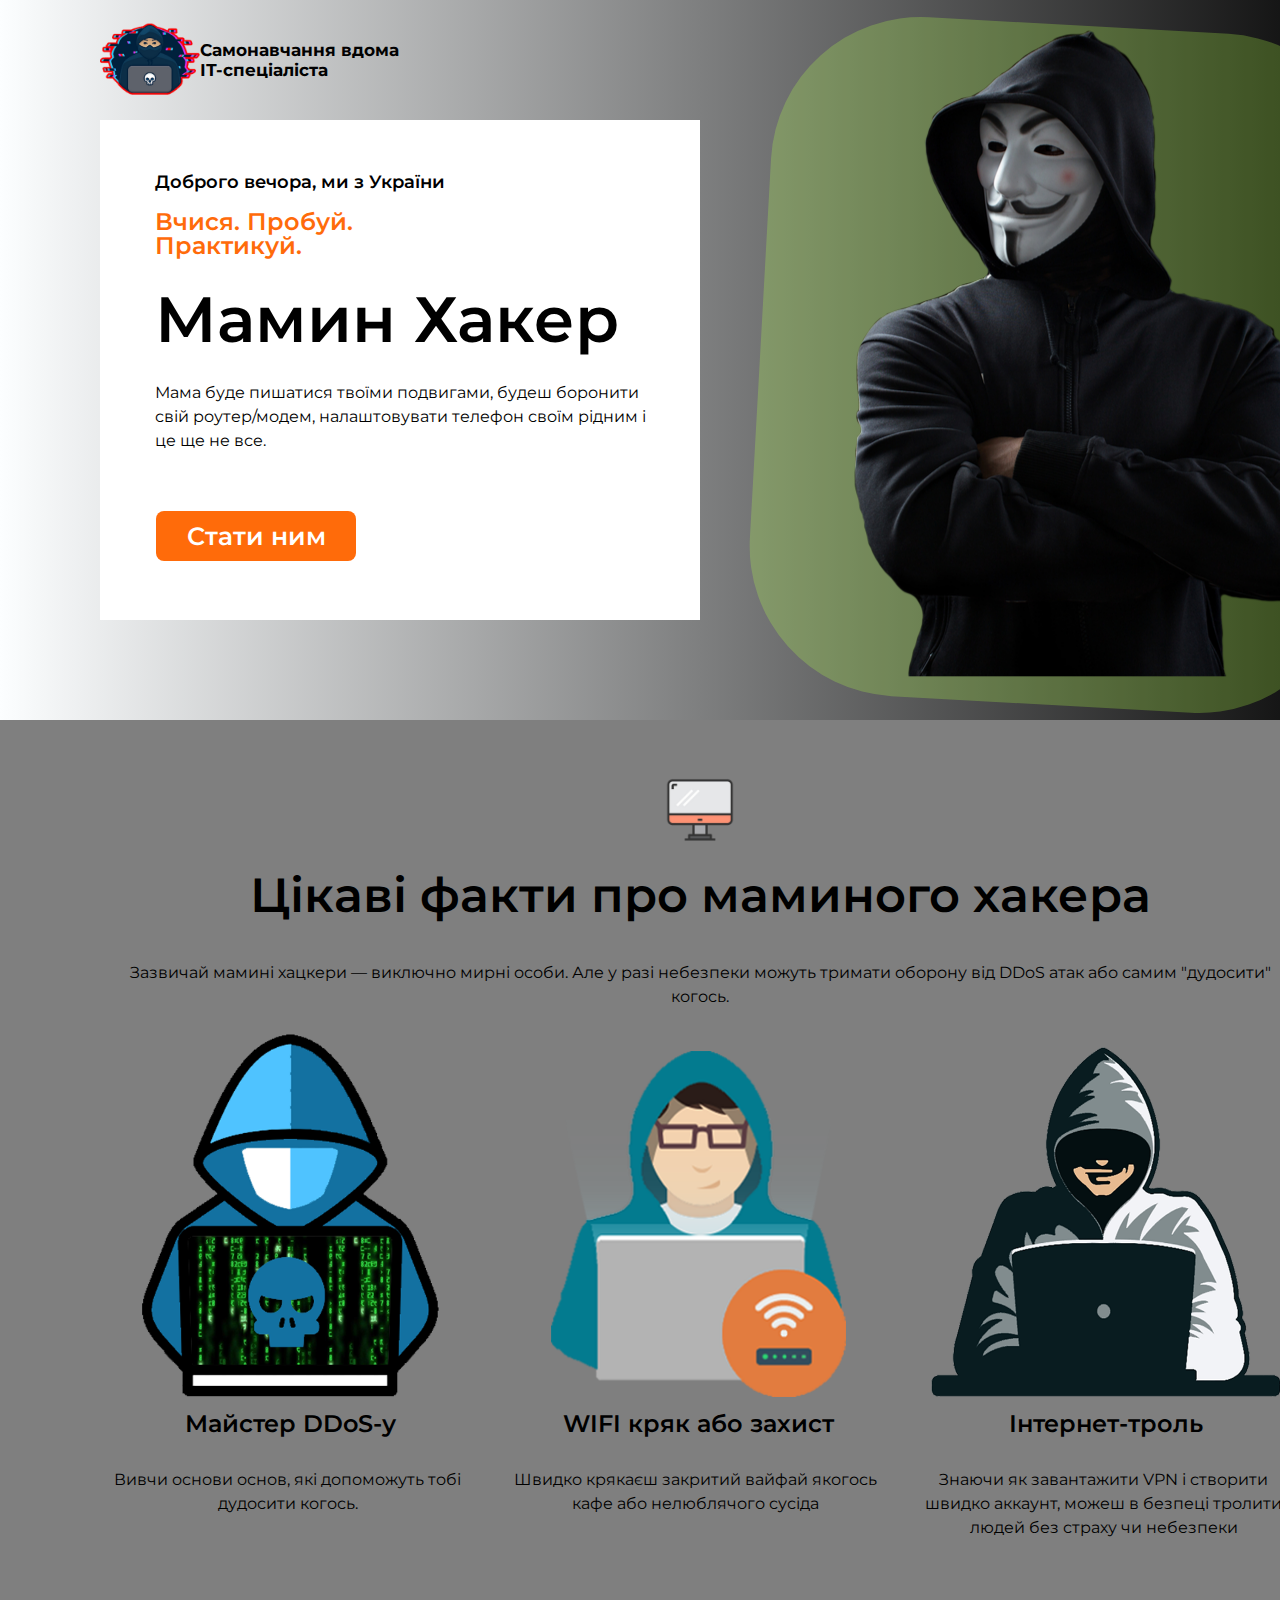
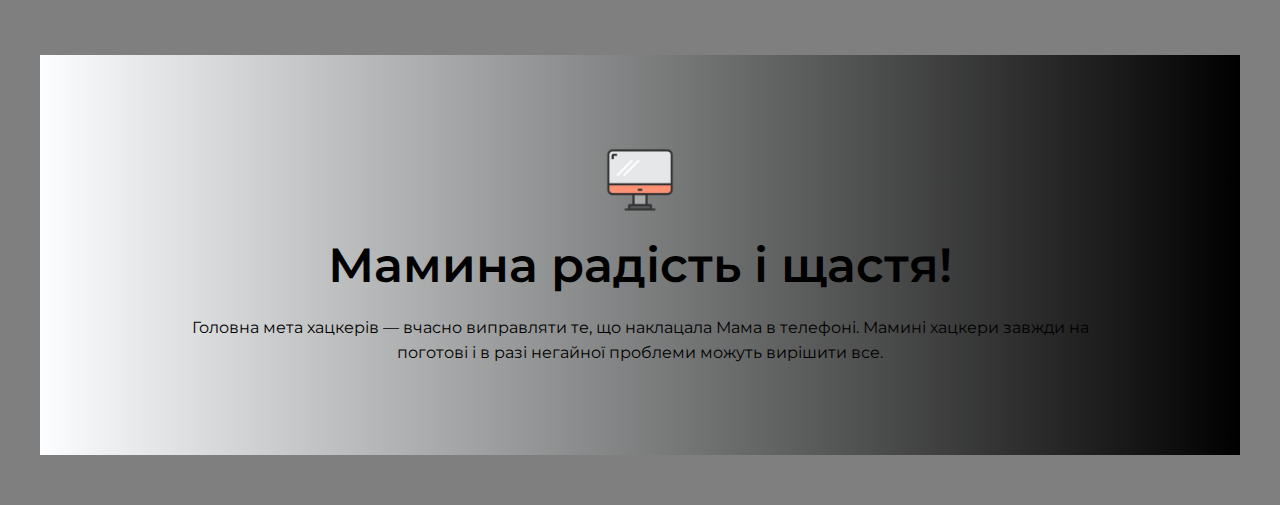
<file: index.html>
<!DOCTYPE html>
<html lang="uk">
<head>
    <meta charset="UTF-8">
    <meta http-equiv="X-UA-Compatible" content="IE=edge">
    <meta name="viewport" content="width=device-width, initial-scale=1.0">
    <link rel="preconnect" href="https://fonts.googleapis.com">
    <link rel="preconnect" href="https://fonts.gstatic.com" crossorigin>
    <link href="https://fonts.googleapis.com/css2?family=Montserrat:wght@400;500;600&display=swap" rel="stylesheet">
    <link rel="stylesheet" href="stylesgoose/reset.css">
    <link rel="stylesheet" href="stylesgoose/styles.css">
    <title>thinkwhattodo</title>
</head>
<body>
    <!--Main-->
    <main class="main">
            <!--LOGO-->
            <div class="header">
                <img src="img/topsidelogo.png" alt="nophotologo" class="logo_photo">
                    <span class="logotext">Cамонавчання вдома ІТ-спеціаліста</span>
            </div>
        <!--TOP side-->
        <section class="top_side">
            <!--White Square-->
                <div class="white_square">
                    <h4 class="good_evening">Доброго вечора, ми з України</h4>
                    <h3 class="good_todo">Вчися. Пробуй. Практикуй.</h3>
                    <h1 class="name">Мамин Хакер</h1>
                    <p class="name_description"> Мама буде пишатися твоїми подвигами, будеш боронити свій роутер/модем, налаштовувати телефон
                    своїм рідним і це ще не все.</p>
                    <!--Orange Button-->
                    <!-- <button class="button">Стати ним</button> -->
                    <a href="./window.html" class="button">Стати ним</a>
                </div>
                    <!-- PHOTO ZONE -->
                <div class="photo_zone">
                    <div class="photo_background"><img class="photo" src="img/Hacker-PNG-Photos-left.png" alt="no photo here"></div>
                </div>
        </section>
    <!--Center side-->
    <section class="center">
        <!--middle icon-->
        <div class="center_top">
            <img src="img/monitor.png" alt="photo_of_monitor" class="middle_icon">
            <h2 class="interesting_fact_name">Цікаві факти про маминого хакера</h2>
            <p class="if_description">Зазвичай мамині хацкери — виключно мирні особи. Але у разі небезпеки можуть тримати оборону від DDoS атак або самим "дудосити" когось.</p>
        </div>
        <ul class="lishka">
            <!--left panel-->
            <li class="left_panel">
                <img class="left_panel_photo" src="img/icon-hacker-matrix.png" alt="no photo">
                <h3 class="left_panel_title">Майстер DDoS-у</h3>
                <p class="left_panel_text">Вивчи основи основ, які допоможуть тобі дудосити когось.</p>
            </li>
            <!--middle panel-->
            <li class="middle_panel">
                <img class="middle_panel_photo" src="img/wifi.png" alt="no wifi photo">
                <h3 class="middle_panel_title">WIFI кряк або захист</h3>
                <p class="middle_panel_text">Швидко крякаєш закритий вайфай якогось кафе або нелюблячого сусіда</p>
            </li>
            <!--right panel-->
            <li class="right_panel">
                <img class="right_panel_photo" src="img/hackpass.png" alt="no photo hack">
                <h3 class="right_panel_title">Інтернет-троль</h3>
                <p class="right_panel_text">Знаючи як завантажити VPN і створити швидко аккаунт, можеш в безпеці тролити людей без страху чи небезпеки</p>
                </li>
        </ul>
    </section>
    </main>
    <!--Down side-->
        <footer class="bottom_side">
            <img src="img/monitor1.png" alt="photo_of_monitor" class="bottom_middle_icon">
            <h2 class="bottom_side_text">Мамина радість і щастя!</h2>
            <p class="bottom_side_description">Головна мета хацкерів — вчасно виправляти те, що наклацала Мама в телефоні. Мамині хацкери завжди на поготові і в разі негайної проблеми можуть вирішити все.</p>
        </footer>
</body>
</html>
</file>
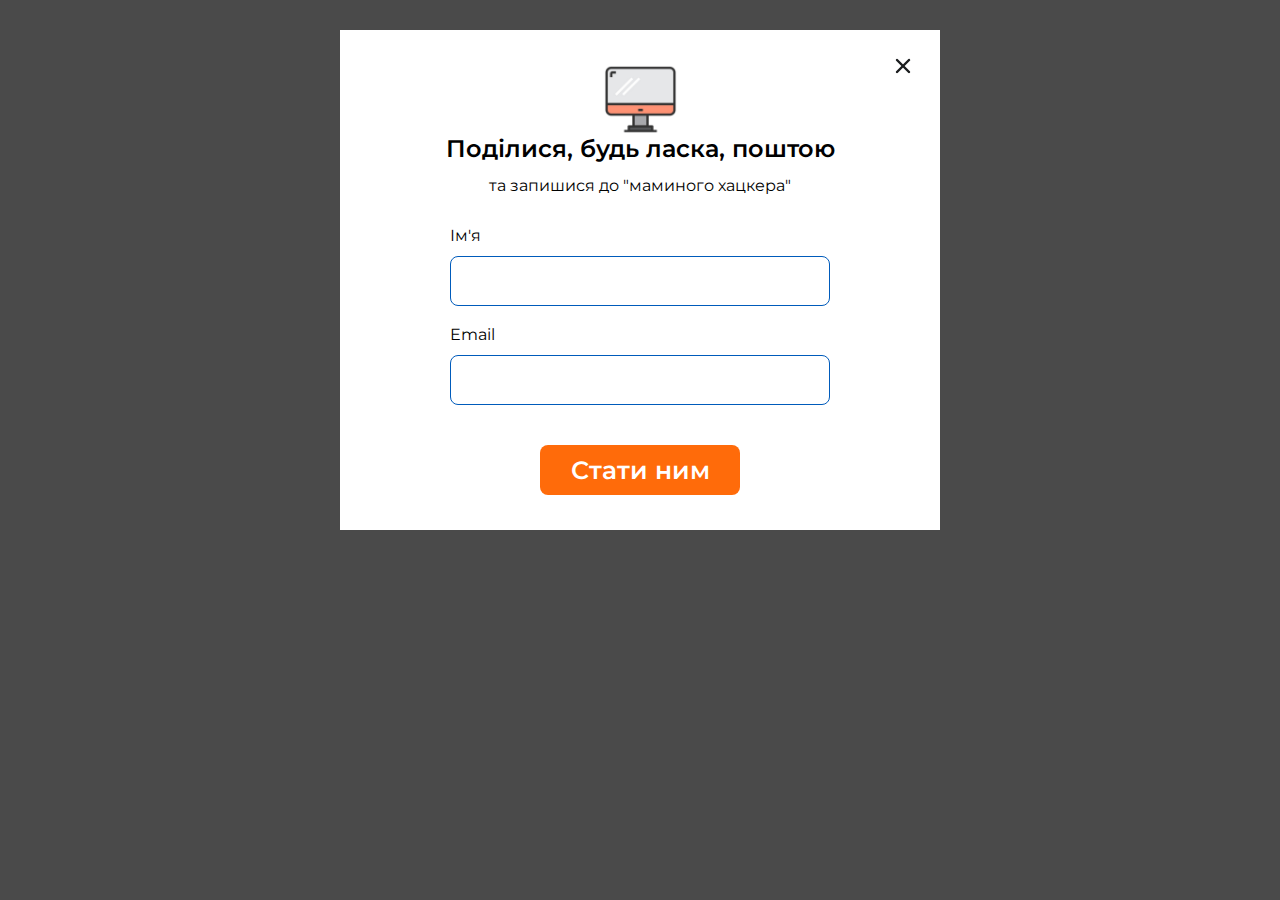
<file: window.html>
<!DOCTYPE html>
<html lang="uk">
<head>
    <meta charset="UTF-8">
    <meta http-equiv="X-UA-Compatible" content="IE=edge">
    <meta name="viewport" content="width=device-width, initial-scale=1.0">
    <link rel="preconnect" href="https://fonts.googleapis.com">
    <link rel="preconnect" href="https://fonts.gstatic.com" crossorigin>
    <link href="https://fonts.googleapis.com/css2?family=Montserrat:wght@400;500;600&display=swap" rel="stylesheet">
    <link rel="stylesheet" href="stylesgoose/windowstyles.css">
    <link rel="stylesheet" href="stylesgoose/reset.css">
    <title>window</title>
</head>
<body>
    <!--Main zone-->
    <section class="main_zone">
        <!--White square-->
        <section class="white_square">
    <!--TOP SIDE-->
        <div class="main_content">
                <!--X icon-->
                <a href="./index.html" class="close_x">
                    <img src="img/heroicons-solid_x.png" alt="no icon X" class="icon_X">
                </a>
                <!--middle icon-->
            <div class="top_text">
                        <img src="img/monitor.png" alt="no middle icon" class="middle_icon">
                        <h1 class="main_text">Поділися, будь ласка, поштою</h1>
                        <p class="main_text_description">та запишися до "маминого хацкера"</p>
            </div>
                <!--MIDDLE SIDE-->
                <form class="type_boxes">
                    <label for="name-name" class="name">Ім'я</label>
                        <input type="text" class="name_box" id="name-name">
                    <label for="email-email" class="email">Email</label>
                        <input type="text" class="email_box" id="email-email">
                <!--BOTTOM SIDE-->
                    <!-- <button class="button">Стати ним</button> -->
                    <a href="./window2.html" class="button1">Стати ним</a>
                </form>
        </div>
        </section>
    </section>
</body>
</html>
</file>
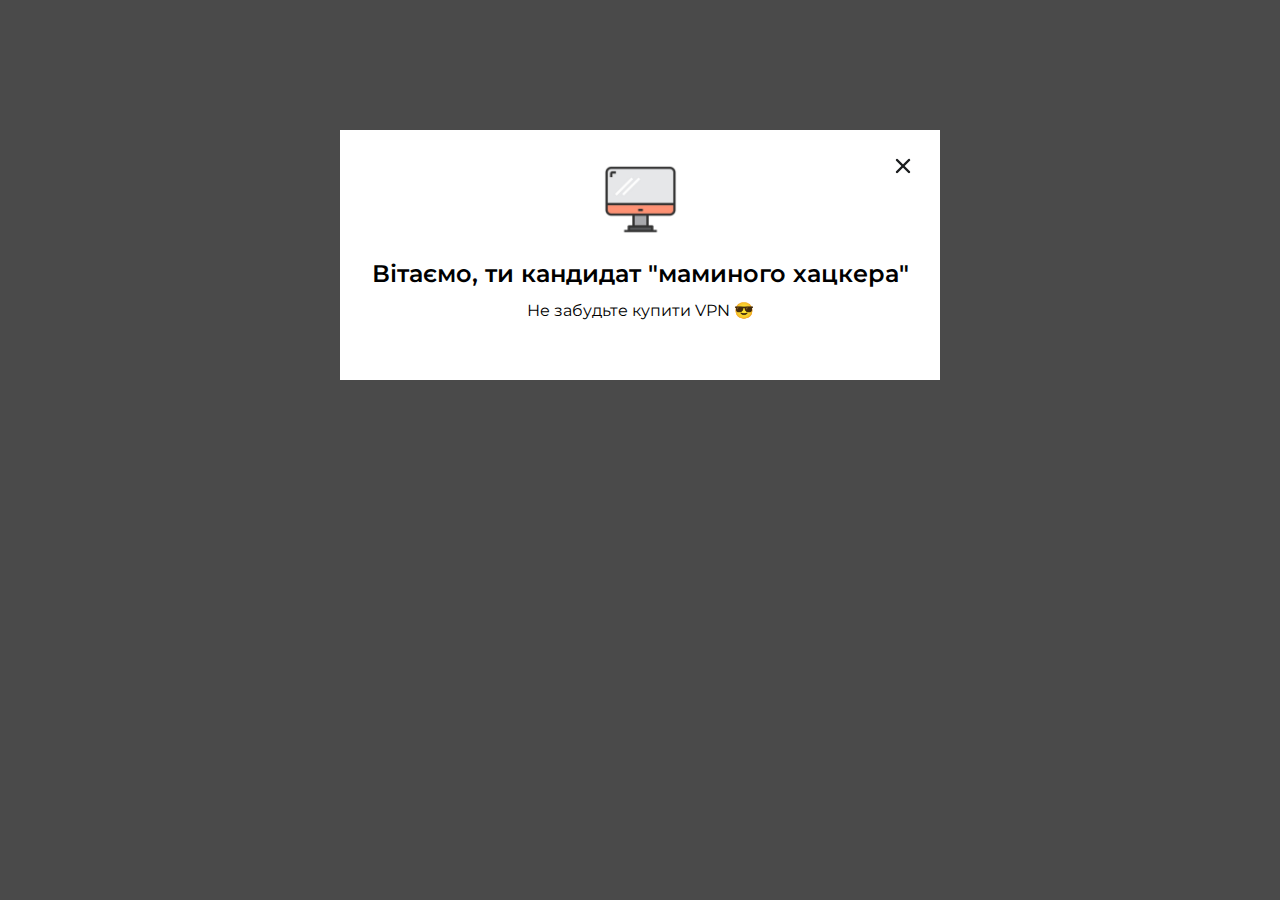
<file: window2.html>
<!DOCTYPE html>
<html lang="uk">
<head>
    <meta charset="UTF-8">
    <meta http-equiv="X-UA-Compatible" content="IE=edge">
    <meta name="viewport" content="width=device-width, initial-scale=1.0">
    <link rel="preconnect" href="https://fonts.googleapis.com">
    <link rel="preconnect" href="https://fonts.gstatic.com" crossorigin>
    <link href="https://fonts.googleapis.com/css2?family=Montserrat:wght@400;500;600&display=swap" rel="stylesheet">
    <link rel="stylesheet" href="stylesgoose/windowstyles2.css">
    <link rel="stylesheet" href="stylesgoose/reset.css">
    <title>window2</title>
</head>
<body>
    <!--Main zone-->
    <section class="main_zone">
        <!--White square-->
        <section class="white_square">
            <!--TOP SIDE-->
            <div class="main_content">
                <!--X icon-->
                <a href="./index.html" class="close_x">
                    <img src="img/heroicons-solid_x.png" alt="no icon X" class="icon_X">
                </a>
                <!--middle icon-->
                <div class="top_text">
                    <img src="img/monitor.png" alt="no middle icon" class="middle_icon">
                    <h1 class="main_text">Вітаємо, ти кандидат "маминого хацкера"</h1>
                    <p class="main_text_description">Не забудьте купити VPN 😎</p>
                </div>
        </div>
        </section>
    </section>
</body>
</html>
</file>
<file: stylesgoose/styles.css>
html {
    box-sizing: border-box;
}

body {
    font-family: 'Montserrat', sans-serif;
    background: rgba(0, 0, 0, 0.5);
} 


/*main style*/

.main {
    width: 1400px;
    margin: auto;
    /* background: #03eeff; */
   /* background: linear-gradient(270deg, #000000 0%, #FCFEFF 100%); */
}


/* LOGO */

.header {
    position: absolute;
    margin-top: 10px;
    margin-left: 100px;
    width: 300px;
    height: 100px;


    font-family: 'Montserrat';
    font-style: normal;
    font-weight: 500px;
    font-size: 17px;
    line-height: 20px;
    display: flex;
    align-items: center;
    color: #010101;

}

.logo_photo {
    width: 100px;
    height: auto;
}

.logotext {
    font-weight: bold;
}

/* TOP SIDE */


.top_side {
    width: 100%;
    height: 720px;
    margin-bottom: 55px;
/*біла посолка зверху сторінки*/
    background: linear-gradient(270deg, #000000 0%, #FCFEFF 100%);
}


.white_square {
    position: absolute;
    height: 500px;
    width: 600px;
    margin-top: 120px;
    margin-left: 100px;
    background: #ffffff;
}


.good_evening {
    width: 290px;
    height: 24px;
    margin-top: 50px;
    margin-left: 55px;
    margin-bottom: 16px;

    font-family: 'Montserrat';
    font-style: normal;
    font-weight: 600;
    font-size: 18px;
    line-height: 24px;
    
    color: black;


}

.good_todo {
    width: 350px;
    height: 24px;
    margin-left: 55px;
    margin-bottom: 48px;

    font-family: 'Montserrat';
    font-weight: 600;
    font-size: 24px;
    line-height: 24px;
    color: #ff6b0a;

}

.name {
    width: 500px;
    height: 75px;
    margin-left: 55px;
    margin-bottom: 24px;

    font-family: 'Montserrat';
    font-style: normal;
    font-weight: 600;
    font-size: 64px;
    line-height: 75px;
    display: flex;
    align-items: center;


}

.name_description {
    width: 500px;
    height: 100px;
    margin-left: 55px;
    margin-bottom: 30px;
    
    font-family: 'Montserrat';
    font-style: normal;
    font-weight: 400;
    font-size: 16px;
    line-height: 24px;
    color: black;
    }

.button {
    display: flex;
    flex-direction: column;
    justify-content: center;
    align-items: center;
    text-decoration: none;

    width: 200px;
    height: 50px;
    margin-left: 56px;

    font-family: 'Montserrat';
    font-style: normal;
    font-weight: 600;
    font-size: 25px;
    line-height: 24px;
    color: #FFFFFF;

    background: #ff6b0a;
    border-radius: 8px;
    border-color: #ff6b0a;
}

/* PHOTO ZONE */

.photo_zone {
    height: 670px;
    padding-top: 25px;
    margin-left: 760px;
}

.photo {
    transform: rotate(176.81deg);
}

.photo_background {
    padding-top: 30px;
    width: 600px;
    height: 650px;
    
    background: #b1ff4a42;
    border-radius: 150px;
    transform: rotate(-176.81deg);
    
}

/* Center SIDE */


.center {
    width: 1200px;
    height: 850px;
    margin: 0px 100px 30px;
}

.center_top {
    display: flex;
    flex-direction: column;
    align-items: center;
}

.middle_icon {
    width: 70px;
    height: auto;
}

.interesting_fact_name {
    text-align: center;
    margin-bottom: 16px;
    font-family: 'Montserrat';
    font-style: bold;
    font-weight: 600;
    font-size: 48px;
    line-height: 100px;
    color: black;
}

.if_description {
    margin-bottom: 24px;
    text-align: center;

    font-family: 'Montserrat';
    font-style: normal;
    font-weight: 400;
    font-size: 16px;
    line-height: 24px;
    text-align: center;
    color: black;

}

/*central panels*/

.lishka {
    height: 550px;
    /* display: flex; */
    /* display: block;
    flex-direction: column;
    justify-content: space-between; */
}

.left_panel,
.middle_panel,
.right_panel {
    /* position: absolute; */
    width: 380px;
    height: 550px;
    display: inline-block;
    text-align: center;
    /* flex-direction: column;
    align-items: center; */
}

.left_panel_photo,
.middle_panel_photo,
.right_panel_photo {
    width: 300px;
    height: auto;
    margin-bottom: 12px;
}

.right_panel_photo {
    width: 350px;
    height: 350px;
}

.left_panel_title,
.middle_panel_title,
.right_panel_title {
    width: 380px;
    height: 24px;
    margin-bottom: 32px;

    text-align: center;

    font-family: 'Montserrat';
    font-style: normal;
    font-weight: 600;
    font-size: 24px;
    line-height: 24px;
    color: black;
}


.left_panel_text,
.middle_panel_text,
.right_panel_text {
    width: 375px;
    height: 24px;
    display: flex;
    flex-direction: column;
    text-align: center;

    font-family: 'Montserrat';
    font-style: normal;
    font-weight: 400;
    font-size: 16px;
    line-height: 24px;
}

.middle_panel,
.right_panel {
    margin-left: 24px;
}


/* .middle_panel {
    position: absolute;
    width: 380px;
    height: 550px;
    top: 1050px;
    left: 500px;

}


.right_panel {
    position: absolute;
    width: 380px;
    height: 550px;
    top: 1050px;
    left: 900px;

} */



.bottom_side {
    width: 1200px;
    height: 400px;
    margin: 0px auto 50px;
    top: 1650px;
    display: flex;
    flex-direction: column;
    justify-content: center;
    align-items: center;
    text-align: center;
    /*біла посолка зверху сторінки*/
    background: linear-gradient(270deg, #000000 0%, #FCFEFF 100%);

}



.bottom_middle_icon {
    width: 70px;
    height: auto;

}

.bottom_side_text {

    width: 800px;
    height: 100px;
    left: 250px;
    bottom: 150px;

    font-family: 'Montserrat';
    font-style: normal;
    font-weight: 600;
    font-size: 48px;
    line-height: 100px;
    color: black;

}

.bottom_side_description {

    width: 900px;
    height: 50px;
    left: 150px;
    bottom: 100px;
    
    font-family: 'Montserrat';
    font-style: normal;
    font-weight: 400;
    font-size: 16px;
    line-height: 25px;
    text-align: center;
    color: black;

}



/*< !--Center side--><div><h1>Цікаві факти про бандерогусей</h1><p>Зазвичай бандерогуси — виключно мирні птахи. Але у разі небезпеки можуть атакувати ворога системою надпотужного озброєння. Також нищать психологічно,
активуючи високочастотне шипіння та розмахування крилами</p>< !--left bar--><div><img src=""alt=""><h3>Система навігації</h3><p>Супутниковий GPS та ехолокатори розпізнають ворожу техніку навіть на етапі збірки</p></div>< !--middle bar--><div><img src=""alt=""><h3>Очі-тепловізори</h3><p>Допомагають виявити характер сигнатури об’єктів та значно підвищують точність удару</p></div>< !--right bar--><div><img src=""alt=""><h3>Байракрила</h3><p>Можуть нести 2-4 керовані ракети,
що вражають ціль на відстані «ніхріна собі» кілометрів</p></div></div>< !--Down side--><div><h1>Перемога завжди за нами !</h1><p>Головна мета бандерогусей — служити гумору та доброті нашого народу. Ми забезпечимо вашу посмішку у часи,
коли вона так необхідна</p></div></div>*/
</file>
<file: stylesgoose/windowstyles.css>
body {
    font-family: 'Montserrat', sans-serif;
    background: #f7f7f7;
    margin: 0;
    
}

/*Main zone*/


.main_zone {
    position: absolute;
    width: 100%;
    height: 100vh;
    margin: 0px auto;
    background: rgba(0, 0, 0, 0.7);
}
/*White square*/

.white_square {
    position: relative;
    width: 600px;
    height: 500px;
    margin: 30px auto 0 auto;
    background: white;
}

.main_content {
    position: relative;
}

/*TOP SIDE*/
.close_x {
    position: absolute;
    top: 24px;
    right: 24px;
    width: 25px;
    height: 25px;
}

.icon_X {
    width: 24px;
    height: 24px;
    color: black;
}


.top_text {
    display: flex;
    flex-direction: column;
    align-items: center;
}

.middle_icon {
    margin-top: 32px;
    width: 75px;
    height: 75px;
}

.main_text {
    width: 400px;
    height: 25px;
    text-align: center;

    font-family: 'Montserrat';
    font-style: normal;
    font-weight: 600;
    font-size: 24px;
    line-height: 24px;
    color: black;
}


.main_text_description {
    width: 302px;
    height: 25px;
    margin: 12px auto 24px auto ;
    text-align: center;

    font-family: 'Montserrat';
    font-style: normal;
    font-weight: 400;
    font-size: 16px;
    line-height: 24px;
    color: black;
}

/*CENTER SIDE*/

.type_boxes {
    width: 380px;
    margin: 0 auto;;
}

input {
margin-top: 8px;
}

.name {
    width: 35px;
    height: 25px;

    font-family: 'Montserrat';
    font-style: normal;
    font-weight: 400;
    font-size: 16px;
    line-height: 25px;
    color: black;
}

.name_box {
    box-sizing: border-box;
    margin-bottom: 16px;
    width: 100%;
    height: 50px;
    background: #ffffff;
    border: 1px solid #005bbb;
    border-radius: 8px;
}


.email {
    width: 50px;
    height: 25px;
    font-family: 'Montserrat';
    font-style: normal;
    font-weight: 400;
    font-size: 16px;
    line-height: 25px;
    color: black;
}

.email_box {
    box-sizing: border-box;
    width: 100%;
    height: 50px;
    background: #ffffff;
    border: 1px solid #005bbb;
    border-radius: 8px;
}


/*BOTTOM SIDE*/

/* .button {
    position: absolute;
    margin-top: 40px;
    margin-left: 90px;
    width: 200px;
    height: 50px;
    background: #ff6b0a;
    border-radius: 8px;


    font-family: 'Montserrat';
    font-style: normal;
    font-weight: 600;
    font-size: 25px;
    line-height: 25px;
    color: #FFFFFF;
} */

.button1 {
    display: flex;
    flex-direction: column;
    text-align: center;
    justify-content: center;
    margin-top: 40px;
    margin-left: 90px;
    width: 200px;
    height: 50px;
    background: #ff6b0a;
    border-radius: 8px;

    text-decoration: none;

    font-family: 'Montserrat';
    font-style: normal;
    font-weight: 600;
    font-size: 25px;
    line-height: 25px;
    color: #FFFFFF;
}
</file>
<file: stylesgoose/windowstyles2.css>
body {
    font-family: 'Montserrat', sans-serif;
    background: #f7f7f7;
    margin: 0;

}

/*Main zone*/


.main_zone {
    position: absolute;
    width: 100%;
    height: 100vh;
    margin: 0px auto;
    background: rgba(0, 0, 0, 0.7);
}

/*White square*/

.white_square {
    position: relative;
    width: 600px;
    height: 250px;
    margin-top: 130px;
    margin: 130px auto; /*0 auto; */
    background: white;
}

.main_content {
    position: relative;
}

/*TOP SIDE*/
.close_x {
    position: absolute;
    top: 24px;
    right: 24px;
    width: 25px;
    height: 25px;
}

.icon_X {
    width: 24px;
    height: 24px;
    color: black;
}


.top_text {
    display: flex;
    flex-direction: column;
    align-items: center;
}

.middle_icon {
    margin: 32px 0 25px;
    width: 75px;
    height: 75px;
}

.main_text {
    width: 550px;
    height: 25px;
    margin-bottom: 12px;
    text-align: center;

    font-family: 'Montserrat';
    font-style: normal;
    font-weight: 600;
    font-size: 24px;
    line-height: 24px;
    color: black;
}


.main_text_description {
    width: 302px;
    height: 25px;
    text-align: center;

    font-family: 'Montserrat';
    font-style: normal;
    font-weight: 400;
    font-size: 16px;
    line-height: 24px;
    color: black;
}
</file>
